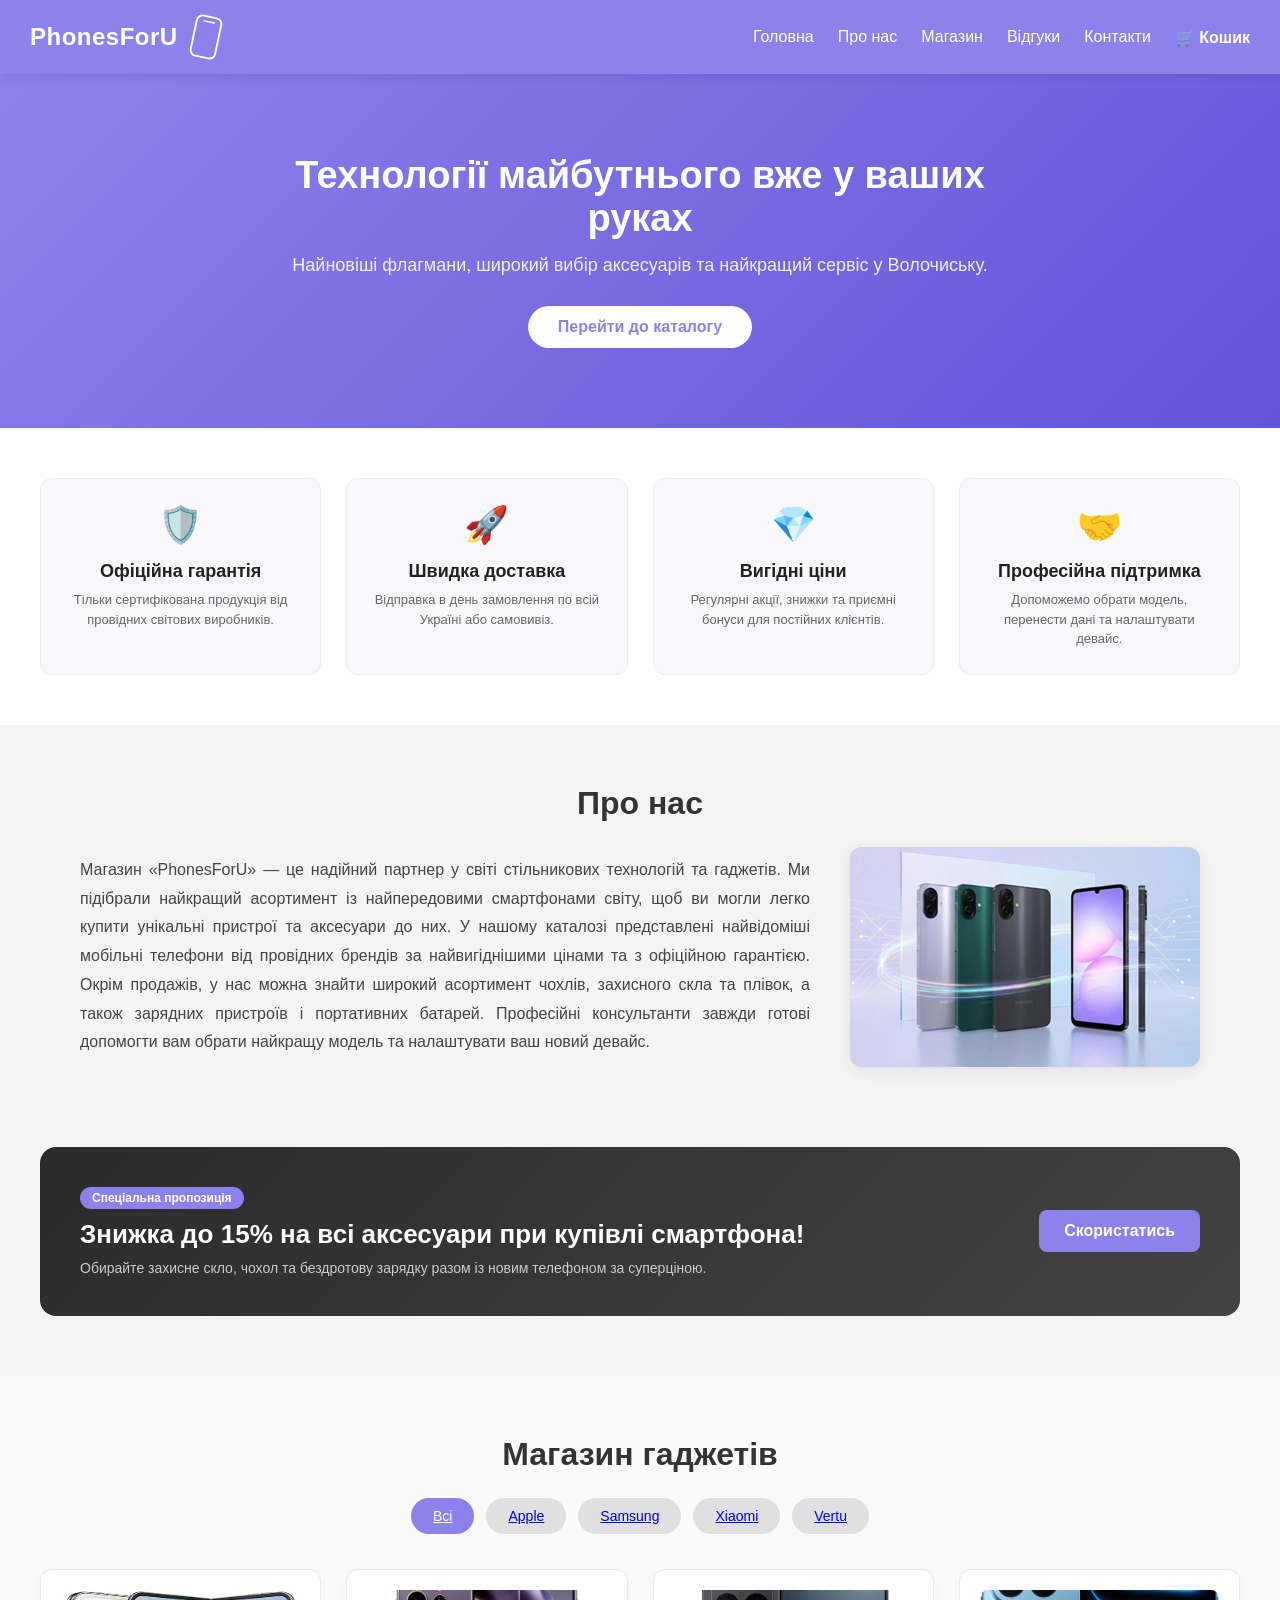
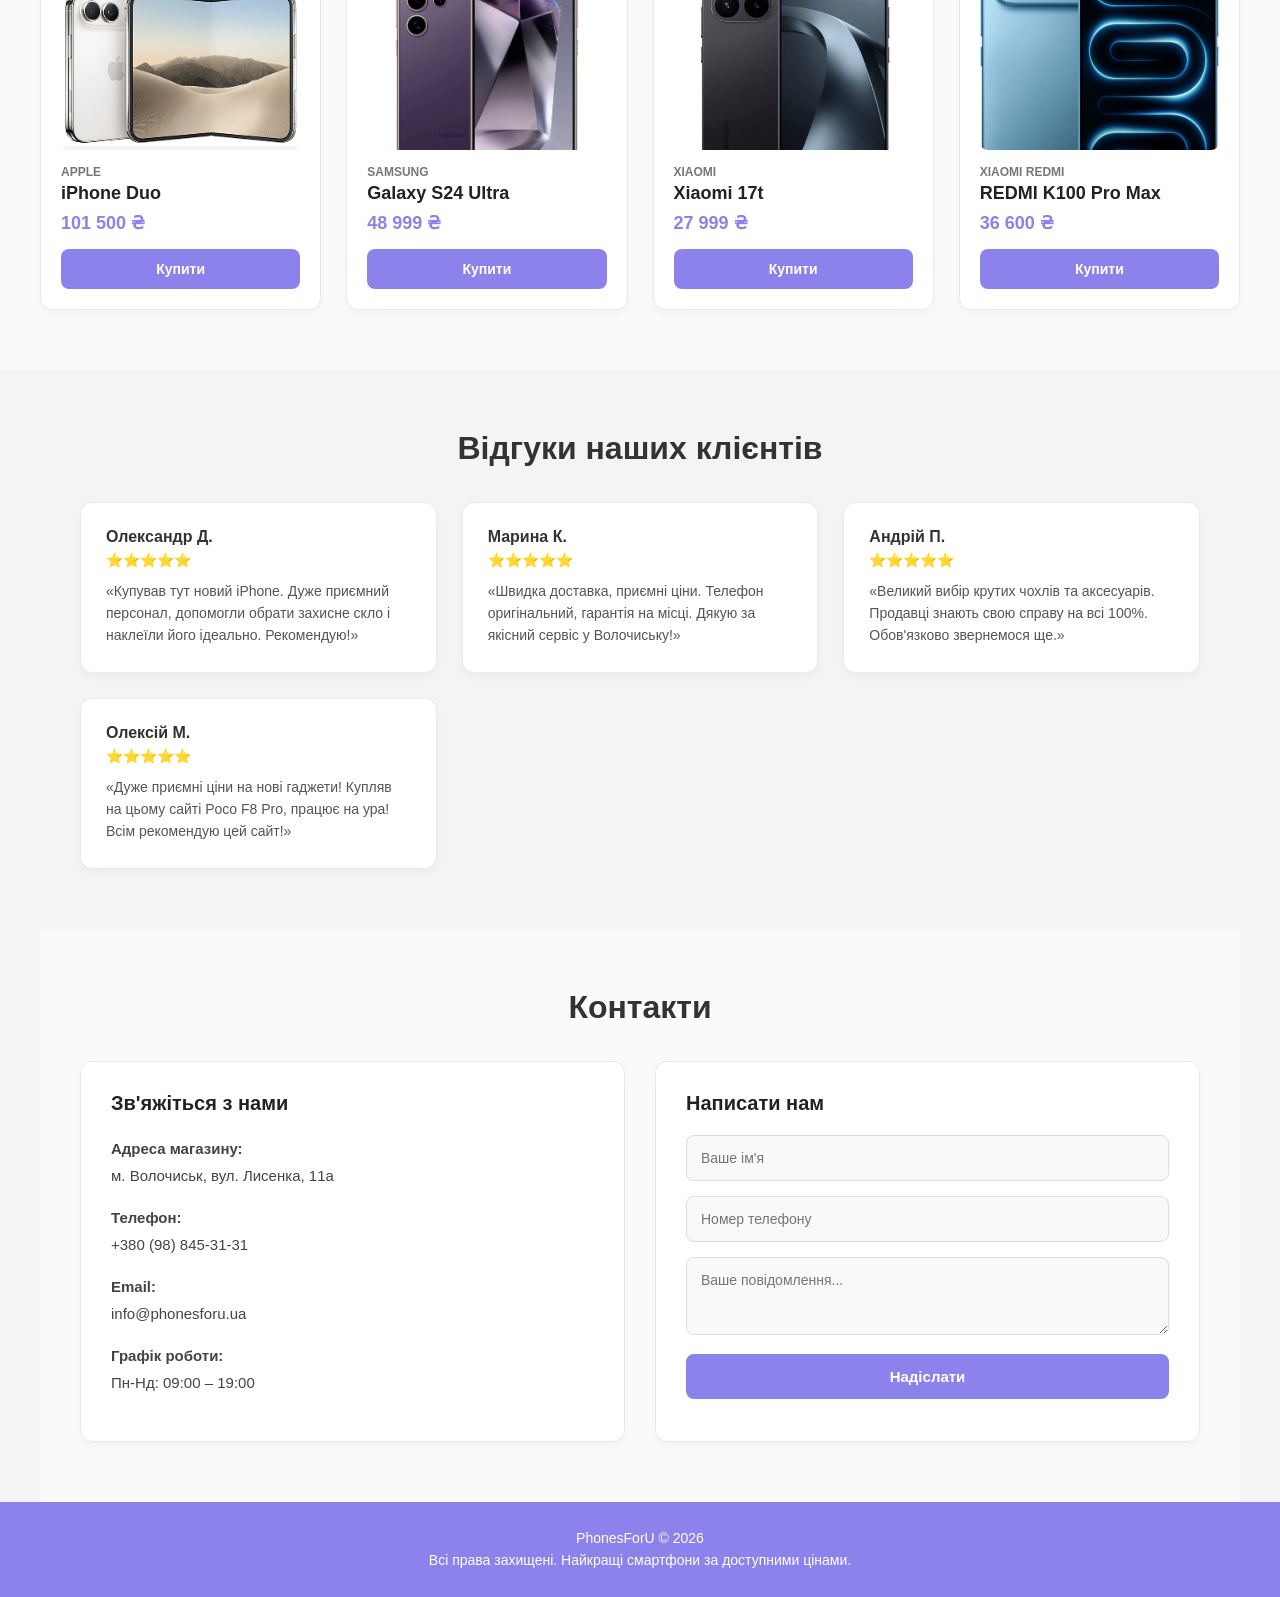
<file: index.html>
<!DOCTYPE html>
<html lang="uk">
<head>
    <meta charset="UTF-8">
    <meta name="viewport" content="width=device-width, initial-scale=1.0">
    <title>PhonesForU — Інтернет-магазин смартфонів та аксесуарів</title>
    <link rel="stylesheet" href="style.css">
</head>
<body>

    <!-- Header -->
    <header>
        <a href="index.html" class="logo-container">
            <span class="logo-text">PhonesForU</span>
            <svg class="phone-logo-icon" viewBox="0 0 40 60" fill="none" xmlns="http://www.w3.org/2000/svg">
                <rect x="3" y="2" width="34" height="56" rx="8" stroke="currentColor" stroke-width="2.5"/>
                <line x1="13" y1="9" x2="27" y2="9" stroke="currentColor" stroke-width="2" stroke-linecap="round"/>
            </svg>
        </a>
        <nav>
            <a href="index.html">Головна</a>
            <a href="#about">Про нас</a>
            <a href="#shop">Магазин</a>
            <a href="#reviews">Відгуки</a>
            <a href="#contacts">Контакти</a>
            <a href="cart.html" style="font-weight: bold;">🛒 Кошик</a>
        </nav>
    </header>

    <!-- Hero / Promo Section -->
    <section class="hero-section">
        <div class="hero-content">
            <h1>Технології майбутнього вже у ваших руках</h1>
            <p>Найновіші флагмани, широкий вибір аксесуарів та найкращий сервіс у Волочиську.</p>
            <a href="#shop" class="hero-btn">Перейти до каталогу</a>
        </div>
    </section>

    <!-- Features Section -->
    <section class="features-section" id="features">
        <div class="features-grid">
            <div class="feature-card">
                <div class="feature-icon">🛡️</div>
                <h3>Офіційна гарантія</h3>
                <p>Тільки сертифікована продукція від провідних світових виробників.</p>
            </div>
            <div class="feature-card">
                <div class="feature-icon">🚀</div>
                <h3>Швидка доставка</h3>
                <p>Відправка в день замовлення по всій Україні або самовивіз.</p>
            </div>
            <div class="feature-card">
                <div class="feature-icon">💎</div>
                <h3>Вигідні ціни</h3>
                <p>Регулярні акції, знижки та приємні бонуси для постійних клієнтів.</p>
            </div>
            <div class="feature-card">
                <div class="feature-icon">🤝</div>
                <h3>Професійна підтримка</h3>
                <p>Допоможемо обрати модель, перенести дані та налаштувати девайс.</p>
            </div>
        </div>
    </section>

    <!-- About Us -->
    <section class="about-section" id="about">
        <h2>Про нас</h2>
        <div class="about-content">
            <div class="about-text">
                Магазин «PhonesForU» — це надійний партнер у світі стільникових технологій та гаджетів. Ми підібрали найкращий асортимент із найпередовими смартфонами світу, щоб ви могли легко купити унікальні пристрої та аксесуари до них. У нашому каталозі представлені найвідоміші мобільні телефони від провідних брендів за найвигіднішими цінами та з офіційною гарантією. Окрім продажів, у нас можна знайти широкий асортимент чохлів, захисного скла та плівок, а також зарядних пристроїв і портативних батарей. Професійні консультанти завжди готові допомогти вам обрати найкращу модель та налаштувати ваш новий девайс.
            </div>
            <div class="about-image">
                <img src="1.png" alt="PhonesForU Shop">
            </div>
        </div>
    </section>

    <!-- Special Offer Banner -->
    <section class="banner-section">
        <div class="banner-box">
            <div class="banner-text">
                <span class="badge">Спеціальна пропозиція</span>
                <h2>Знижка до 15% на всі аксесуари при купівлі смартфона!</h2>
                <p>Обирайте захисне скло, чохол та бездротову зарядку разом із новим телефоном за суперціною.</p>
            </div>
            <a href="#shop" class="banner-btn">Скористатись</a>
        </div>
    </section>

    <!-- Shop -->
    <section class="shop-section" id="shop">
        <h2>Магазин гаджетів</h2>
        <div class="filters">
            <a href="#shop" class="filter-btn active">Всі</a>
            <a href="#shop" class="filter-btn">Apple</a>
            <a href="#shop" class="filter-btn">Samsung</a>
            <a href="#shop" class="filter-btn">Xiaomi</a>
            <a href="#shop" class="filter-btn">Vertu</a>
        </div>

        <div class="products-grid">
            <!-- Product 1 (Веде на product.html) -->
            <div class="product-card">
                <div class="product-img">
                    <a href="product.html">
                        <img src="Group 38.png" alt="iPhone Duo">
                    </a>
                </div>
                <span class="product-brand">Apple</span>
                <div class="product-title">
                    <a href="product.html" style="text-decoration: none; color: inherit;">iPhone Duo</a>
                </div>
                <div class="product-price">101 500 ₴</div>
                <a href="cart.html" class="buy-btn" style="text-decoration: none; display: block; text-align: center;">Купити</a>
            </div>

            <!-- Product 2 -->
            <div class="product-card">
                <div class="product-img">
                    <a href="product.html">
                        <img src="samsung s.png" alt="Samsung Galaxy S24 Ultra">
                    </a>
                </div>
                <span class="product-brand">Samsung</span>
                <div class="product-title">
                    <a href="product.html" style="text-decoration: none; color: inherit;">Galaxy S24 Ultra</a>
                </div>
                <div class="product-price">48 999 ₴</div>
                <a href="cart.html" class="buy-btn" style="text-decoration: none; display: block; text-align: center;">Купити</a>
            </div>

            <!-- Product 3 -->
            <div class="product-card">
                <div class="product-img">
                    <a href="product.html">
                        <img src="ximi.png" alt="Xiaomi 17t">
                    </a>
                </div>
                <span class="product-brand">Xiaomi</span>
                <div class="product-title">
                    <a href="product.html" style="text-decoration: none; color: inherit;">Xiaomi 17t</a>
                </div>
                <div class="product-price">27 999 ₴</div>
                <a href="cart.html" class="buy-btn" style="text-decoration: none; display: block; text-align: center;">Купити</a>
            </div>

            <!-- Product 4 -->
            <div class="product-card">
                <div class="product-img">
                    <a href="product.html">
                        <img src="krasniy ris.png" alt="REDMI K100 Pro Max">
                    </a>
                </div>
                <span class="product-brand">Xiaomi REDMI</span>
                <div class="product-title">
                    <a href="product.html" style="text-decoration: none; color: inherit;">REDMI K100 Pro Max</a>
                </div>
                <div class="product-price">36 600 ₴</div>
                <a href="cart.html" class="buy-btn" style="text-decoration: none; display: block; text-align: center;">Купити</a>
            </div>
        </div>
    </section>

    <!-- Reviews Section -->
    <section class="reviews-section" id="reviews">
        <h2>Відгуки наших клієнтів</h2>
        <div class="reviews-grid">
            <div class="review-card">
                <div class="review-author">Олександр Д.</div>
                <div class="review-stars">⭐⭐⭐⭐⭐</div>
                <p>«Купував тут новий iPhone. Дуже приємний персонал, допомогли обрати захисне скло і наклеїли його ідеально. Рекомендую!»</p>
            </div>
            <div class="review-card">
                <div class="review-author">Марина К.</div>
                <div class="review-stars">⭐⭐⭐⭐⭐</div>
                <p>«Швидка доставка, приємні ціни. Телефон оригінальний, гарантія на місці. Дякую за якісний сервіс у Волочиську!»</p>
            </div>
            <div class="review-card">
                <div class="review-author">Андрій П.</div>
                <div class="review-stars">⭐⭐⭐⭐⭐</div>
                <p>«Великий вибір крутих чохлів та аксесуарів. Продавці знають свою справу на всі 100%. Обов'язково звернемося ще.»</p>
            </div>
            <div class="review-card">
                <div class="review-author">Олексій М.</div>
                <div class="review-stars">⭐⭐⭐⭐⭐</div>
                <p>«Дуже приємні ціни на нові гаджети! Купляв на цьому сайті Poco F8 Pro, працює на ура! Всім рекомендую цей сайт!»</p>
            </div>
        </div>
    </section>

    <!-- Contacts -->
    <section class="contacts-section" id="contacts">
        <h2>Контакти</h2>
        <div class="contacts-grid">
            <div class="contact-box">
                <h3>Зв'яжіться з нами</h3>
                <p><strong>Адреса магазину:</strong><br>м. Волочиськ, вул. Лисенка, 11а</p>
                <p><strong>Телефон:</strong><br>+380 (98) 845-31-31</p>
                <p><strong>Email:</strong><br>info@phonesforu.ua</p>
                <p><strong>Графік роботи:</strong><br>Пн-Нд: 09:00 – 19:00</p>
            </div>

            <div class="form-box">
                <h3>Написати нам</h3>
                <form action="index.html" method="GET">
                    <input type="text" class="form-input" placeholder="Ваше ім'я" required>
                    <input type="tel" class="form-input" placeholder="Номер телефону" required>
                    <textarea class="form-input" placeholder="Ваше повідомлення..." rows="3" required></textarea>
                    <button type="submit" class="submit-btn">Надіслати</button>
                </form>
            </div>
        </div>
    </section>

    <!-- Footer -->
    <footer>
        PhonesForU © 2026<br>
        Всі права захищені. Найкращі смартфони за доступними цінами.
    </footer>

</body>
</html>
</file>
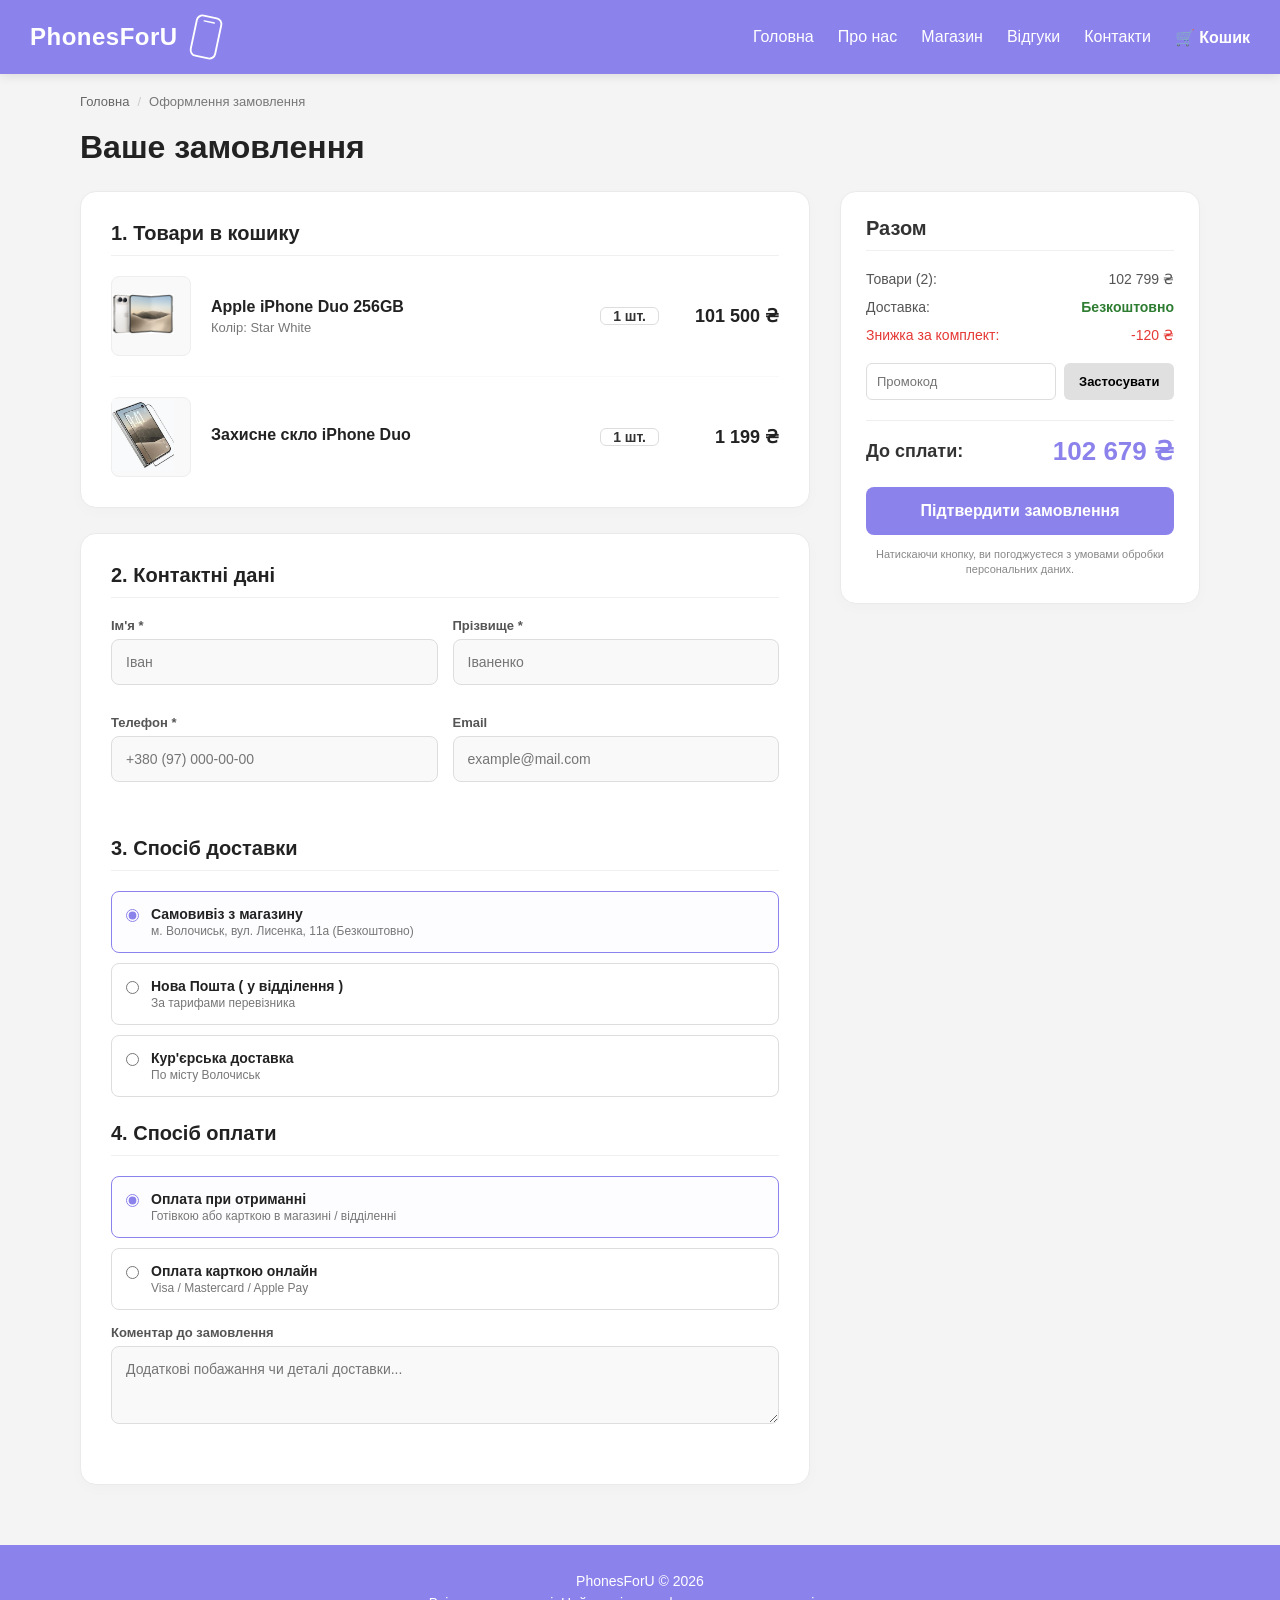
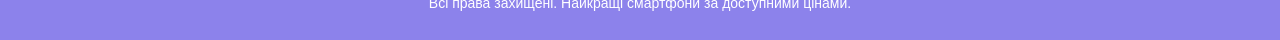
<file: cart.html>
<!DOCTYPE html>
<html lang="uk">
<head>
    <meta charset="UTF-8">
    <meta name="viewport" content="width=device-width, initial-scale=1.0">
    <title>Кошик та оформлення замовлення — PhonesForU</title>
    <link rel="stylesheet" href="style.css">
</head>
<body>

    <!-- Header -->
    <header>
        <a href="index.html" class="logo-container">
            <span class="logo-text">PhonesForU</span>
            <svg class="phone-logo-icon" viewBox="0 0 40 60" fill="none" xmlns="http://www.w3.org/2000/svg">
                <rect x="3" y="2" width="34" height="56" rx="8" stroke="currentColor" stroke-width="2.5"/>
                <line x1="13" y1="9" x2="27" y2="9" stroke="currentColor" stroke-width="2" stroke-linecap="round"/>
            </svg>
        </a>
        <nav>
            <a href="index.html">Головна</a>
            <a href="index.html#about">Про нас</a>
            <a href="index.html#shop">Магазин</a>
            <a href="index.html#reviews">Відгуки</a>
            <a href="index.html#contacts">Контакти</a>
            <a href="cart.html" style="font-weight: bold;">🛒 Кошик</a>
        </nav>
    </header>

    <!-- Breadcrumbs -->
    <div class="breadcrumbs-container">
        <ul class="breadcrumbs">
            <li><a href="index.html">Головна</a></li>
            <li>Оформлення замовлення</li>
        </ul>
    </div>

    <!-- Cart & Checkout Section -->
    <section class="cart-section">
        <h1 class="page-title">Ваше замовлення</h1>

        <div class="cart-grid">
            
            <!-- Left Column: Cart Items & Form -->
            <div class="cart-left-col">
                
                <!-- Cart Items List -->
                <div class="cart-box">
                    <h2>1. Товари в кошику</h2>
                    
                    <div class="cart-items">
                        <!-- Item 1 -->
                        <div class="cart-item">
                            <div class="cart-item-img">
                                <a href="product.html"><img src="Group 38.png" alt="iPhone Duo"></a>
                            </div>
                            <div class="cart-item-info">
                                <h3><a href="product.html" style="text-decoration: none; color: inherit;">Apple iPhone Duo 256GB</a></h3>
                                <p class="item-variant">Колір: Star White</p>
                                <span class="item-price-mobile">101 500 ₴</span>
                            </div>
                            <div class="cart-item-counter">
                                <span class="qty-num">1 шт.</span>
                            </div>
                            <div class="cart-item-price">101 500 ₴</div>
                        </div>

                        <!-- Item 2 -->
                        <div class="cart-item">
                            <div class="cart-item-img">
                                <a href="product.html"><img src="glass iphone.png" alt="Protective Glass"></a>
                            </div>
                            <div class="cart-item-info">
                                <h3><a href="product.html" style="text-decoration: none; color: inherit;">Захисне скло iPhone Duo</a></h3>
                                <span class="item-price-mobile">1 199 ₴</span>
                            </div>
                            <div class="cart-item-counter">
                                <span class="qty-num">1 шт.</span>
                            </div>
                            <div class="cart-item-price">1 199 ₴</div>
                        </div>
                    </div>
                </div>

                <!-- Checkout Form -->
                <div class="cart-box checkout-form-box">
                    <h2>2. Контактні дані</h2>
                    <form id="checkout-form" action="index.html" method="GET">
                        <div class="form-row">
                            <div class="form-group">
                                <label>Ім'я *</label>
                                <input type="text" class="form-input" placeholder="Іван" required>
                            </div>
                            <div class="form-group">
                                <label>Прізвище *</label>
                                <input type="text" class="form-input" placeholder="Іваненко" required>
                            </div>
                        </div>

                        <div class="form-row">
                            <div class="form-group">
                                <label>Телефон *</label>
                                <input type="tel" class="form-input" placeholder="+380 (97) 000-00-00" required>
                            </div>
                            <div class="form-group">
                                <label>Email</label>
                                <input type="email" class="form-input" placeholder="example@mail.com">
                            </div>
                        </div>

                        <h2>3. Спосіб доставки</h2>
                        <div class="radio-options">
                            <label class="radio-card">
                                <input type="radio" name="delivery" value="pickup" checked>
                                <div class="radio-info">
                                    <strong>Самовивіз з магазину</strong>
                                    <p>м. Волочиськ, вул. Лисенка, 11а (Безкоштовно)</p>
                                </div>
                            </label>

                            <label class="radio-card">
                                <input type="radio" name="delivery" value="np">
                                <div class="radio-info">
                                    <strong>Нова Пошта ( у відділення )</strong>
                                    <p>За тарифами перевізника</p>
                                </div>
                            </label>

                            <label class="radio-card">
                                <input type="radio" name="delivery" value="courier">
                                <div class="radio-info">
                                    <strong>Кур'єрська доставка</strong>
                                    <p>По місту Волочиськ</p>
                                </div>
                            </label>
                        </div>

                        <h2>4. Спосіб оплати</h2>
                        <div class="radio-options">
                            <label class="radio-card">
                                <input type="radio" name="payment" value="cash" checked>
                                <div class="radio-info">
                                    <strong>Оплата при отриманні</strong>
                                    <p>Готівкою або карткою в магазині / відділенні</p>
                                </div>
                            </label>

                            <label class="radio-card">
                                <input type="radio" name="payment" value="online">
                                <div class="radio-info">
                                    <strong>Оплата карткою онлайн</strong>
                                    <p>Visa / Mastercard / Apple Pay</p>
                                </div>
                            </label>
                        </div>
                        
                        <div class="form-group" style="margin-top: 15px;">
                            <label>Коментар до замовлення</label>
                            <textarea class="form-input" rows="3" placeholder="Додаткові побажання чи деталі доставки..."></textarea>
                        </div>
                    </form>
                </div>

            </div>

            <!-- Right Column: Order Summary -->
            <div class="cart-right-col">
                <div class="summary-card">
                    <h3>Разом</h3>
                    
                    <div class="summary-line">
                        <span>Товари (2):</span>
                        <span>102 799 ₴</span>
                    </div>

                    <div class="summary-line">
                        <span>Доставка:</span>
                        <span class="free-text">Безкоштовно</span>
                    </div>

                    <div class="summary-line discount">
                        <span>Знижка за комплект:</span>
                        <span>-120 ₴</span>
                    </div>

                    <!-- Promo Code Block -->
                    <div class="promo-box">
                        <input type="text" class="promo-input" placeholder="Промокод">
                        <button type="button" class="promo-btn">Застосувати</button>
                    </div>

                    <div class="summary-divider"></div>

                    <div class="total-line">
                        <span>До сплати:</span>
                        <span class="total-price">102 679 ₴</span>
                    </div>

                    <button type="submit" form="checkout-form" class="checkout-btn">Підтвердити замовлення</button>

                    <p class="privacy-note">
                        Натискаючи кнопку, ви погоджуєтеся з умовами обробки персональних даних.
                    </p>
                </div>
            </div>

        </div>
    </section>

    <!-- Footer -->
    <footer>
        PhonesForU © 2026<br>
        Всі права захищені. Найкращі смартфони за доступними цінами.
    </footer>

</body>
</html>
</file>
<file: style.css>
* {
    box-sizing: border-box;
    margin: 0;
    padding: 0;
    font-family: Arial, sans-serif;
    scroll-behavior: smooth;
}

body {
    background-color: #f4f4f4;
    color: #333;
}

/* Header */
header {
    background-color: #8c82eb;
    color: #fff;
    padding: 15px 30px;
    display: flex;
    justify-content: space-between;
    align-items: center;
    position: sticky;
    top: 0;
    z-index: 1000;
    box-shadow: 0 2px 10px rgba(0,0,0,0.1);
}

.logo-container {
    display: flex;
    align-items: center;
    gap: 12px;
    text-decoration: none;
}

.logo-text {
    font-size: 24px;
    font-weight: bold;
    color: #fff;
    letter-spacing: 0.5px;
}

.phone-logo-icon {
    width: 32px;
    height: 44px;
    transform: rotate(12deg);
    display: block;
    color: #fff;
}

nav {
    display: flex;
    gap: 24px;
    font-size: 16px;
}

nav a {
    color: #fff;
    text-decoration: none;
    transition: opacity 0.2s;
}

nav a:hover {
    opacity: 0.8;
}

/* Hero Section */
.hero-section {
    background: linear-gradient(135deg, #8c82eb 0%, #6355d9 100%);
    color: #fff;
    text-align: center;
    padding: 80px 20px;
}

.hero-content h1 {
    font-size: 38px;
    margin-bottom: 15px;
    max-width: 700px;
    margin-left: auto;
    margin-right: auto;
}

.hero-content p {
    font-size: 18px;
    margin-bottom: 30px;
    opacity: 0.9;
}

.hero-btn {
    display: inline-block;
    background-color: #fff;
    color: #8c82eb;
    padding: 12px 30px;
    border-radius: 25px;
    font-weight: bold;
    text-decoration: none;
    transition: transform 0.2s, background 0.2s;
}

.hero-btn:hover {
    transform: translateY(-2px);
    background-color: #f0f0f0;
}

/* Features Section */
.features-section {
    padding: 50px 40px;
    background-color: #fff;
}

.features-grid {
    display: grid;
    grid-template-columns: repeat(auto-fit, minmax(220px, 1fr));
    gap: 25px;
    max-width: 1200px;
    margin: 0 auto;
}

.feature-card {
    background-color: #f9f9fc;
    padding: 25px 20px;
    border-radius: 12px;
    text-align: center;
    border: 1px solid #eee;
    transition: transform 0.2s;
}

.feature-card:hover {
    transform: translateY(-5px);
}

.feature-icon {
    font-size: 36px;
    margin-bottom: 15px;
}

.feature-card h3 {
    font-size: 18px;
    margin-bottom: 8px;
    color: #222;
}

.feature-card p {
    font-size: 13px;
    color: #666;
    line-height: 1.5;
}

/* About Us Section */
.about-section {
    padding: 60px 40px;
    max-width: 1200px;
    margin: 0 auto;
}

.about-section h2 {
    font-size: 32px;
    margin-bottom: 25px;
    text-align: center;
}

.about-content {
    display: flex;
    gap: 40px;
    align-items: center;
}

.about-text {
    font-size: 16px;
    line-height: 1.8;
    color: #444;
    flex: 1;
    text-align: justify;
}

.about-image {
    width: 350px;
    height: 220px;
    background: #ddd;
    border-radius: 12px;
    overflow: hidden;
    flex-shrink: 0;
    box-shadow: 0 4px 15px rgba(0,0,0,0.08);
}

.about-image img {
    width: 100%;
    height: 100%;
    object-fit: cover;
}

/* Banner Section */
.banner-section {
    padding: 20px 40px 60px 40px;
}

.banner-box {
    max-width: 1200px;
    margin: 0 auto;
    background: linear-gradient(135deg, #2b2b2b 0%, #434343 100%);
    color: #fff;
    border-radius: 16px;
    padding: 40px;
    display: flex;
    justify-content: space-between;
    align-items: center;
    gap: 20px;
}

.badge {
    background-color: #8c82eb;
    color: #fff;
    padding: 4px 12px;
    border-radius: 20px;
    font-size: 12px;
    font-weight: bold;
    display: inline-block;
    margin-bottom: 10px;
}

.banner-text h2 {
    font-size: 26px;
    margin-bottom: 10px;
}

.banner-text p {
    font-size: 14px;
    color: #ccc;
}

.banner-btn {
    background-color: #8c82eb;
    color: #fff;
    padding: 12px 25px;
    border-radius: 8px;
    text-decoration: none;
    font-weight: bold;
    white-space: nowrap;
    transition: background 0.2s;
}

.banner-btn:hover {
    background-color: #786ed8;
}

/* Shop Section */
.shop-section {
    padding: 60px 40px;
    background-color: #fafafa;
}

.shop-section h2 {
    text-align: center;
    font-size: 32px;
    margin-bottom: 25px;
}

.filters {
    display: flex;
    justify-content: center;
    gap: 12px;
    margin-bottom: 35px;
    flex-wrap: wrap;
}

.filter-btn {
    background-color: #e0e0e0;
    border: none;
    padding: 10px 22px;
    border-radius: 20px;
    font-size: 14px;
    cursor: pointer;
    transition: 0.2s;
}

.filter-btn.active, .filter-btn:hover {
    background-color: #8c82eb;
    color: #fff;
}

.products-grid {
    display: grid;
    grid-template-columns: repeat(auto-fit, minmax(260px, 1fr));
    gap: 25px;
    max-width: 1200px;
    margin: 0 auto;
}

.product-card {
    background-color: #fff;
    border: 1px solid #eaeaea;
    border-radius: 12px;
    padding: 20px;
    display: flex;
    flex-direction: column;
    align-items: center;
    text-align: center;
    box-shadow: 0 4px 10px rgba(0,0,0,0.03);
    transition: transform 0.2s;
}

.product-card:hover {
    transform: translateY(-5px);
}

.product-img {
    width: 100%;
    height: 160px;
    background: #f4f4f4;
    border-radius: 8px;
    margin-bottom: 15px;
    display: flex;
    align-items: center;
    justify-content: center;
    overflow: hidden;
}

.product-img img {
    width: 100%;
    height: 100%;
    object-fit: cover;
}

.product-brand {
    font-size: 12px;
    color: #777;
    align-self: flex-start;
    text-transform: uppercase;
    font-weight: bold;
    margin-bottom: 4px;
}

.product-title {
    font-size: 18px;
    font-weight: bold;
    align-self: flex-start;
    margin-bottom: 8px;
    color: #222;
}

.product-price {
    font-size: 18px;
    font-weight: bold;
    color: #8c82eb;
    align-self: flex-start;
    margin-bottom: 15px;
}

.buy-btn {
    background-color: #8c82eb;
    color: #fff;
    border: none;
    width: 100%;
    padding: 12px;
    border-radius: 8px;
    font-size: 14px;
    font-weight: bold;
    cursor: pointer;
    transition: background 0.2s;
}

.buy-btn:hover {
    background-color: #786ed8;
}

/* Reviews Section */
.reviews-section {
    padding: 60px 40px;
    max-width: 1200px;
    margin: 0 auto;
}

.reviews-section h2 {
    text-align: center;
    font-size: 32px;
    margin-bottom: 35px;
}

.reviews-grid {
    display: grid;
    grid-template-columns: repeat(auto-fit, minmax(300px, 1fr));
    gap: 25px;
}

.review-card {
    background-color: #fff;
    border: 1px solid #eaeaea;
    padding: 25px;
    border-radius: 12px;
    box-shadow: 0 4px 10px rgba(0,0,0,0.03);
}

.review-author {
    font-weight: bold;
    font-size: 16px;
    margin-bottom: 6px;
}

.review-stars {
    font-size: 14px;
    margin-bottom: 12px;
}

.review-card p {
    font-size: 14px;
    color: #555;
    line-height: 1.6;
}

/* Contacts Section */
.contacts-section {
    padding: 60px 40px;
    background-color: #fafafa;
    max-width: 1200px;
    margin: 0 auto;
}

.contacts-section h2 {
    text-align: center;
    font-size: 32px;
    margin-bottom: 35px;
}

.contacts-grid {
    display: grid;
    grid-template-columns: 1fr 1fr;
    gap: 30px;
}

.contact-box, .form-box {
    background-color: #fff;
    border: 1px solid #eaeaea;
    border-radius: 12px;
    padding: 30px;
    box-shadow: 0 4px 10px rgba(0,0,0,0.03);
}

.contact-box h3, .form-box h3 {
    font-size: 20px;
    margin-bottom: 20px;
    color: #222;
}

.contact-box p {
    font-size: 15px;
    line-height: 1.8;
    color: #444;
    margin-bottom: 15px;
}

.form-input {
    width: 100%;
    padding: 14px;
    margin-bottom: 15px;
    border: 1px solid #ddd;
    border-radius: 8px;
    font-size: 14px;
    background: #f9f9f9;
}

.form-input:focus {
    outline: none;
    border-color: #8c82eb;
    background: #fff;
}

.submit-btn {
    background-color: #8c82eb;
    color: #fff;
    border: none;
    width: 100%;
    padding: 14px;
    border-radius: 8px;
    font-size: 15px;
    font-weight: bold;
    cursor: pointer;
    transition: background 0.2s;
}

.submit-btn:hover {
    background-color: #786ed8;
}

/* Footer */
footer {
    background-color: #8c82eb;
    color: #fff;
    text-align: center;
    padding: 25px;
    font-size: 14px;
    line-height: 1.6;
}

/* Responsive */
@media (max-width: 768px) {
    header {
        padding: 12px 15px;
    }
    .logo-text { font-size: 18px; }
    nav { display: none; /* Можна приховати або замінити на гамбургер-меню за потреби */ }
    
    .hero-section { padding: 50px 15px; }
    .hero-content h1 { font-size: 26px; }
    
    .about-section, .shop-section, .contacts-section, .features-section, .banner-section {
        padding: 40px 15px;
    }
    
    .about-content {
        flex-direction: column;
    }
    
    .about-image {
        width: 100%;
        height: 180px;
    }

    .banner-box {
        flex-direction: column;
        text-align: center;
        padding: 25px;
    }

    .contacts-grid {
        grid-template-columns: 1fr;
    }
}

/* ==================== Product Detail Page Styles ==================== */

.breadcrumbs-container {
    max-width: 1200px;
    margin: 20px auto 0 auto;
    padding: 0 40px;
}

.breadcrumbs {
    display: flex;
    list-style: none;
    gap: 8px;
    font-size: 13px;
    color: #777;
}

.breadcrumbs li+li:before {
    content: "/";
    margin-right: 8px;
    color: #ccc;
}

.breadcrumbs a {
    color: #666;
    text-decoration: none;
}

.breadcrumbs a:hover {
    color: #8c82eb;
}

.product-detail-section {
    max-width: 1200px;
    margin: 20px auto 60px auto;
    padding: 0 40px;
}

.product-detail-grid {
    display: grid;
    grid-template-columns: 1fr 1fr;
    gap: 50px;
    background: #fff;
    padding: 40px;
    border-radius: 16px;
    border: 1px solid #eaeaea;
    box-shadow: 0 4px 15px rgba(0,0,0,0.02);
}

/* Gallery */
.product-gallery {
    display: flex;
    flex-direction: column;
    gap: 15px;
}

.main-image {
    width: 100%;
    height: 380px;
    background: #f9f9f9;
    border-radius: 12px;
    display: flex;
    align-items: center;
    justify-content: center;
    overflow: hidden;
    border: 1px solid #eee;
}

.main-image img {
    max-width: 90%;
    max-height: 90%;
    object-fit: contain;
}

.image-thumbnails {
    display: flex;
    gap: 12px;
}

.image-thumbnails img {
    width: 75px;
    height: 75px;
    object-fit: cover;
    border-radius: 8px;
    border: 2px solid transparent;
    cursor: pointer;
    background: #f9f9f9;
    transition: 0.2s;
}

.image-thumbnails img.active-thumb, .image-thumbnails img:hover {
    border-color: #8c82eb;
}

/* Info Box */
.product-info-box {
    display: flex;
    flex-direction: column;
}

.product-brand-tag {
    font-size: 13px;
    text-transform: uppercase;
    font-weight: bold;
    color: #8c82eb;
    margin-bottom: 6px;
}

.product-info-box h1 {
    font-size: 24px;
    line-height: 1.3;
    margin-bottom: 15px;
    color: #222;
}

.product-status {
    display: flex;
    gap: 15px;
    font-size: 13px;
    margin-bottom: 20px;
}

.in-stock {
    color: #2e7d32;
    background: #e8f5e9;
    padding: 3px 8px;
    border-radius: 4px;
    font-weight: bold;
}

.product-code {
    color: #888;
}

.price-container {
    display: flex;
    align-items: baseline;
    gap: 12px;
    margin-bottom: 25px;
}

.current-price {
    font-size: 32px;
    font-weight: bold;
    color: #222;
}

.old-price {
    font-size: 18px;
    color: #999;
    text-decoration: line-through;
}

/* Options */
.option-group {
    margin-bottom: 20px;
}

.option-label {
    display: block;
    font-size: 14px;
    font-weight: bold;
    margin-bottom: 10px;
    color: #444;
}

.color-options {
    display: flex;
    gap: 10px;
}

.color-btn {
    width: 32px;
    height: 32px;
    border-radius: 50%;
    border: 2px solid #fff;
    outline: 1px solid #ccc;
    cursor: pointer;
    transition: 0.2s;
}

.color-btn.active {
    outline: 2px solid #8c82eb;
}

.storage-options {
    display: flex;
    gap: 10px;
}

.storage-btn {
    padding: 8px 16px;
    border: 1px solid #ccc;
    background: #fff;
    border-radius: 6px;
    cursor: pointer;
    font-size: 13px;
    transition: 0.2s;
}

.storage-btn.active, .storage-btn:hover {
    border-color: #8c82eb;
    color: #8c82eb;
    font-weight: bold;
}

/* Action Buttons */
.action-buttons {
    display: flex;
    gap: 15px;
    margin: 15px 0 30px 0;
}

.add-to-cart-btn {
    flex: 2;
    background-color: #8c82eb;
    color: #fff;
    border: none;
    padding: 15px;
    border-radius: 8px;
    font-size: 16px;
    font-weight: bold;
    cursor: pointer;
    transition: 0.2s;
}

.add-to-cart-btn:hover {
    background-color: #786ed8;
}

.quick-buy-btn {
    flex: 1;
    background-color: #e0e0e0;
    color: #333;
    border: none;
    padding: 15px;
    border-radius: 8px;
    font-size: 14px;
    font-weight: bold;
    cursor: pointer;
    transition: 0.2s;
}

.quick-buy-btn:hover {
    background-color: #d0d0d0;
}

/* Services List */
.services-list {
    border-top: 1px solid #eee;
    padding-top: 20px;
    display: flex;
    flex-direction: column;
    gap: 15px;
}

.service-item {
    display: flex;
    gap: 12px;
    align-items: flex-start;
}

.service-item span {
    font-size: 20px;
}

.service-item strong {
    font-size: 13px;
    color: #222;
}

.service-item p {
    font-size: 12px;
    color: #666;
}

/* Tabs Container */
.product-tabs-container {
    background: #fff;
    border-radius: 16px;
    border: 1px solid #eaeaea;
    margin-top: 30px;
    padding: 30px;
}

.tabs-header {
    display: flex;
    gap: 15px;
    border-bottom: 2px solid #f0f0f0;
    margin-bottom: 25px;
}

.tab-btn {
    background: none;
    border: none;
    padding: 10px 15px;
    font-size: 15px;
    font-weight: bold;
    color: #777;
    cursor: pointer;
    border-bottom: 3px solid transparent;
    margin-bottom: -2px;
}

.tab-btn.active {
    color: #8c82eb;
    border-bottom-color: #8c82eb;
}

.tab-content {
    font-size: 15px;
    line-height: 1.7;
    color: #444;
}

/* Related Products */
.related-products-section {
    margin-top: 50px;
}

.related-products-section h2 {
    font-size: 24px;
    margin-bottom: 25px;
}

/* Responsive adjustments for Product Page */
@media (max-width: 900px) {
    .product-detail-grid {
        grid-template-columns: 1fr;
        padding: 20px;
    }

    .breadcrumbs-container, .product-detail-section {
        padding: 0 15px;
    }

    .action-buttons {
        flex-direction: column;
    }
}

/* ==================== Cart & Checkout Page Styles ==================== */

.cart-section {
    max-width: 1200px;
    margin: 20px auto 60px auto;
    padding: 0 40px;
}

.page-title {
    font-size: 32px;
    margin-bottom: 25px;
    color: #222;
}

.cart-grid {
    display: grid;
    grid-template-columns: 1fr 360px;
    gap: 30px;
    align-items: start;
}

.cart-left-col {
    display: flex;
    flex-direction: column;
    gap: 25px;
}

.cart-box {
    background: #fff;
    border-radius: 16px;
    border: 1px solid #eaeaea;
    padding: 30px;
    box-shadow: 0 4px 15px rgba(0,0,0,0.02);
}

.cart-box h2 {
    font-size: 20px;
    margin-bottom: 20px;
    color: #222;
    border-bottom: 1px solid #f0f0f0;
    padding-bottom: 10px;
}

/* Cart Items */
.cart-items {
    display: flex;
    flex-direction: column;
    gap: 20px;
}

.cart-item {
    display: flex;
    align-items: center;
    gap: 20px;
    padding-bottom: 20px;
    border-bottom: 1px solid #f9f9f9;
}

.cart-item:last-child {
    border-bottom: none;
    padding-bottom: 0;
}

.cart-item-img {
    width: 80px;
    height: 80px;
    background: #f9f9f9;
    border-radius: 8px;
    display: flex;
    align-items: center;
    justify-content: center;
    flex-shrink: 0;
    border: 1px solid #eee;
}

.cart-item-img img {
    max-width: 80%;
    max-height: 80%;
    object-fit: contain;
}

.cart-item-info {
    flex: 1;
}

.cart-item-info h3 {
    font-size: 16px;
    margin-bottom: 4px;
    color: #222;
}

.item-variant {
    font-size: 13px;
    color: #777;
}

.item-price-mobile {
    display: none;
    font-weight: bold;
    color: #8c82eb;
    margin-top: 5px;
}

.cart-item-counter {
    display: flex;
    align-items: center;
    border: 1px solid #ddd;
    border-radius: 6px;
    overflow: hidden;
}

.qty-btn {
    background: #f4f4f4;
    border: none;
    width: 30px;
    height: 30px;
    cursor: pointer;
    font-weight: bold;
    font-size: 14px;
    transition: 0.2s;
}

.qty-btn:hover {
    background: #e0e0e0;
}

.qty-num {
    padding: 0 12px;
    font-size: 14px;
    font-weight: bold;
}

.cart-item-price {
    font-size: 18px;
    font-weight: bold;
    color: #222;
    min-width: 100px;
    text-align: right;
}

.remove-btn {
    background: none;
    border: none;
    color: #aaa;
    font-size: 18px;
    cursor: pointer;
    padding: 5px;
    transition: 0.2s;
}

.remove-btn:hover {
    color: #e53935;
}

/* Checkout Form Inner Elements */
.checkout-form-box h2:not(:first-child) {
    margin-top: 25px;
}

.form-row {
    display: grid;
    grid-template-columns: 1fr 1fr;
    gap: 15px;
}

.form-group {
    display: flex;
    flex-direction: column;
    gap: 6px;
    margin-bottom: 15px;
}

.form-group label {
    font-size: 13px;
    font-weight: bold;
    color: #555;
}

.radio-options {
    display: flex;
    flex-direction: column;
    gap: 10px;
    margin-bottom: 15px;
}

.radio-card {
    display: flex;
    align-items: flex-start;
    gap: 12px;
    padding: 14px;
    border: 1px solid #ddd;
    border-radius: 8px;
    cursor: pointer;
    transition: 0.2s;
}

.radio-card:hover, .radio-card:has(input:checked) {
    border-color: #8c82eb;
    background: #fdfdff;
}

.radio-card input {
    margin-top: 3px;
    accent-color: #8c82eb;
}

.radio-info strong {
    font-size: 14px;
    color: #222;
    display: block;
}

.radio-info p {
    font-size: 12px;
    color: #777;
    margin-top: 2px;
}

/* Right Summary Card */
.summary-card {
    background: #fff;
    border-radius: 16px;
    border: 1px solid #eaeaea;
    padding: 25px;
    position: sticky;
    top: 90px;
    box-shadow: 0 4px 15px rgba(0,0,0,0.02);
}

.summary-card h3 {
    font-size: 20px;
    margin-bottom: 20px;
    border-bottom: 1px solid #f0f0f0;
    padding-bottom: 10px;
}

.summary-line {
    display: flex;
    justify-content: space-between;
    font-size: 14px;
    color: #555;
    margin-bottom: 12px;
}

.free-text {
    color: #2e7d32;
    font-weight: bold;
}

.summary-line.discount {
    color: #e53935;
}

.promo-box {
    display: flex;
    gap: 8px;
    margin: 20px 0;
}

.promo-input {
    flex: 1;
    padding: 10px;
    border: 1px solid #ddd;
    border-radius: 6px;
    font-size: 13px;
}

.promo-btn {
    background: #e0e0e0;
    border: none;
    padding: 0 15px;
    border-radius: 6px;
    font-size: 13px;
    cursor: pointer;
    font-weight: bold;
    transition: 0.2s;
}

.promo-btn:hover {
    background: #d0d0d0;
}

.summary-divider {
    height: 1px;
    background: #eee;
    margin: 15px 0;
}

.total-line {
    display: flex;
    justify-content: space-between;
    align-items: center;
    margin-bottom: 20px;
}

.total-line span:first-child {
    font-size: 18px;
    font-weight: bold;
}

.total-price {
    font-size: 26px;
    font-weight: bold;
    color: #8c82eb;
}

.checkout-btn {
    width: 100%;
    background-color: #8c82eb;
    color: #fff;
    border: none;
    padding: 15px;
    border-radius: 8px;
    font-size: 16px;
    font-weight: bold;
    cursor: pointer;
    transition: background 0.2s;
}

.checkout-btn:hover {
    background-color: #786ed8;
}

.privacy-note {
    font-size: 11px;
    color: #888;
    text-align: center;
    margin-top: 12px;
    line-height: 1.4;
}

/* Responsive adjustments for Cart */
@media (max-width: 900px) {
    .cart-grid {
        grid-template-columns: 1fr;
    }

    .cart-section {
        padding: 0 15px;
    }

    .form-row {
        grid-template-columns: 1fr;
    }

    .cart-item-price {
        display: none;
    }

    .item-price-mobile {
        display: block;
    }
}
</file>
